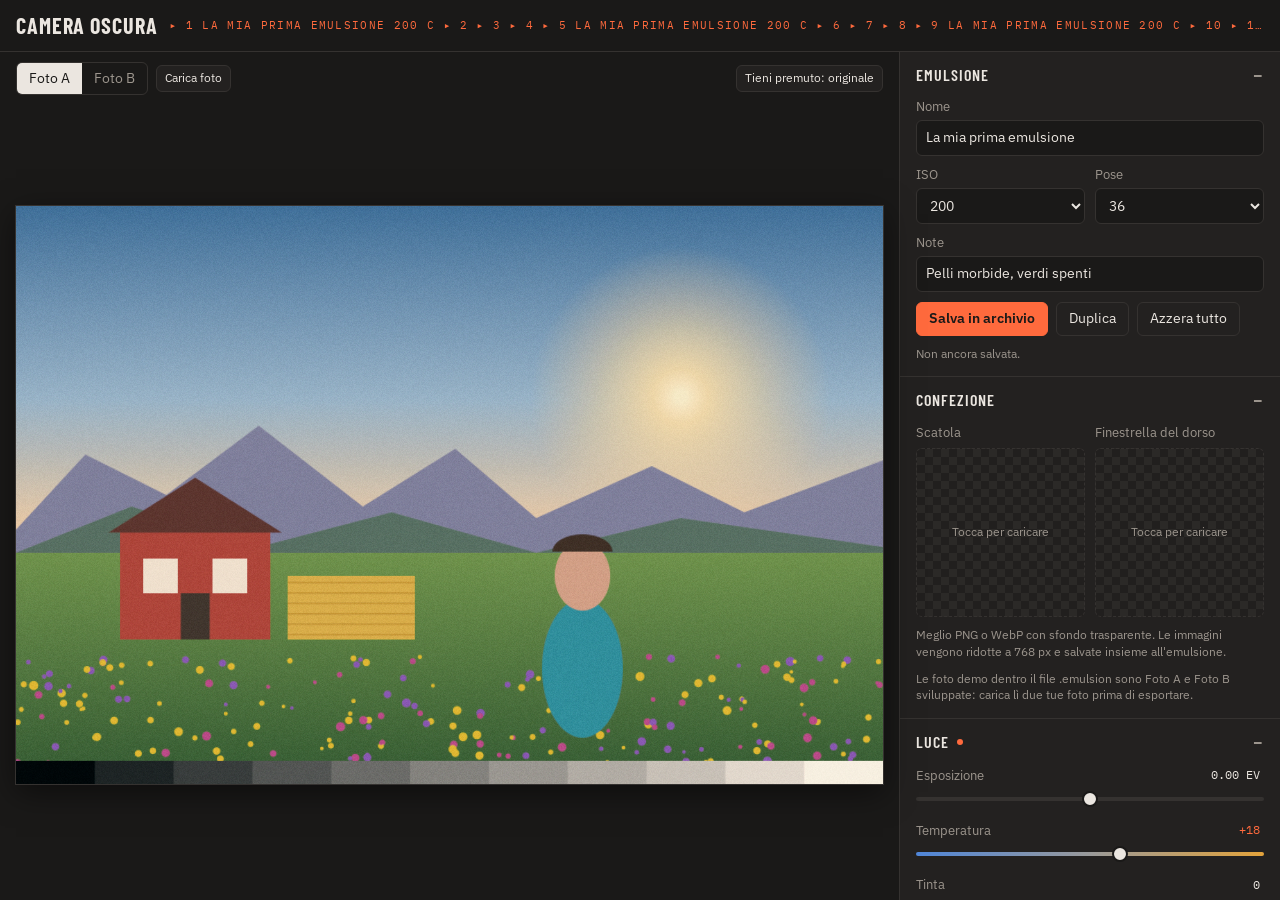
<file: tools/camera-oscura.html>
<!DOCTYPE html>
<html lang="it">
<head>
<meta charset="utf-8">
<meta name="viewport" content="width=device-width, initial-scale=1">
<title>Camera Oscura</title>
<link rel="preconnect" href="https://fonts.googleapis.com">
<link rel="preconnect" href="https://fonts.gstatic.com" crossorigin>
<link href="https://fonts.googleapis.com/css2?family=Barlow+Condensed:wght@500;600;700&family=IBM+Plex+Sans:wght@400;500;600&family=IBM+Plex+Mono:wght@400;500&display=swap" rel="stylesheet">
<style>
:root{
  /* Camera oscura: grigio neutro da editor, accento luce di sicurezza. Single theme by choice (photo editing needs a neutral dark surround). */
  /* Layout: anteprima a sinistra (in alto su telefono), pannello controlli a destra (sotto su telefono). */
  --bg:#1a1918;
  --panel:#232120;
  --line:#353230;
  --ink:#ebe6e0;
  --muted:#9c958d;
  --accent:#ff6a3d;
  --accent-ink:#1a1918;
  --font-display:"Barlow Condensed","Arial Narrow",sans-serif;
  --font-body:"IBM Plex Sans",system-ui,sans-serif;
  --font-mono:"IBM Plex Mono",ui-monospace,monospace;
  color-scheme:dark;
}
*{box-sizing:border-box}
html,body{height:100%;margin:0}
body{background:var(--bg);color:var(--ink);font-family:var(--font-body);font-size:14px;line-height:1.4;display:flex;flex-direction:column}
button,input,select,textarea{font:inherit;color:inherit}
:focus-visible{outline:2px solid var(--accent);outline-offset:2px}

header{display:flex;align-items:center;gap:12px;padding:10px 16px;border-bottom:1px solid var(--line);flex-wrap:wrap}
header h1{font-family:var(--font-display);font-weight:700;font-size:22px;letter-spacing:.04em;text-transform:uppercase;margin:0}
.edge{font-family:var(--font-mono);font-size:11px;color:var(--accent);letter-spacing:.12em;white-space:nowrap;overflow:hidden;text-overflow:ellipsis;flex:1;min-width:120px}

main{flex:1;display:grid;grid-template-columns:minmax(0,1fr) 380px;min-height:0}
.stage{display:flex;flex-direction:column;min-height:0;min-width:0;border-right:1px solid var(--line)}
.stage-bar{display:flex;gap:8px;padding:10px 16px;align-items:center;flex-wrap:wrap}
.seg{display:inline-flex;border:1px solid var(--line);border-radius:6px;overflow:hidden}
.seg button{background:none;border:0;padding:6px 12px;cursor:pointer;color:var(--muted)}
.seg button[aria-pressed="true"]{background:var(--ink);color:var(--bg)}
.btn{background:var(--panel);border:1px solid var(--line);border-radius:6px;padding:6px 12px;cursor:pointer}
.btn:hover{border-color:var(--muted)}
.btn.primary{background:var(--accent);color:var(--accent-ink);border-color:var(--accent);font-weight:600}
.btn.small{padding:4px 8px;font-size:12px}
.btn.danger{color:#ff8a80}
.spacer{flex:1}
.view{flex:1;min-height:0;display:flex;align-items:center;justify-content:center;padding:0 16px 16px;position:relative}
#cv{max-width:100%;max-height:100%;display:block;box-shadow:0 0 0 1px var(--line),0 8px 30px rgba(0,0,0,.5);touch-action:none;background:#000}
.badge{position:absolute;top:8px;left:24px;font-family:var(--font-mono);font-size:11px;background:rgba(0,0,0,.6);padding:3px 8px;border-radius:4px;display:none}
.badge.on{display:block}

.panel{overflow-y:auto;min-height:0;background:var(--panel)}
details{border-bottom:1px solid var(--line)}
summary{list-style:none;cursor:pointer;padding:12px 16px;display:flex;align-items:center;gap:8px;font-family:var(--font-display);font-weight:600;font-size:16px;letter-spacing:.06em;text-transform:uppercase}
summary::-webkit-details-marker{display:none}
summary::after{content:"+";margin-left:auto;color:var(--muted);font-family:var(--font-mono)}
details[open] summary::after{content:"–"}
summary .dot{width:6px;height:6px;border-radius:50%;background:var(--accent);display:none}
summary .dot.on{display:inline-block}
.sec{padding:0 16px 14px;display:grid;gap:10px}

.row{display:grid;grid-template-columns:1fr auto;gap:2px 8px;align-items:center}
.row label{color:var(--muted);font-size:13px}
.row .val{font-family:var(--font-mono);font-size:12px;background:none;border:0;padding:2px 4px;border-radius:4px;cursor:pointer;color:var(--ink);font-variant-numeric:tabular-nums;min-width:54px;text-align:right}
.row .val.changed{color:var(--accent)}
.row .val:hover{background:var(--line)}
.row input[type=range]{grid-column:1/-1}
input[type=range]{-webkit-appearance:none;appearance:none;width:100%;height:22px;background:transparent;margin:0}
input[type=range]::-webkit-slider-runnable-track{height:4px;border-radius:2px;background:var(--track,var(--line))}
input[type=range]::-moz-range-track{height:4px;border-radius:2px;background:var(--track,var(--line))}
input[type=range]::-webkit-slider-thumb{-webkit-appearance:none;width:16px;height:16px;border-radius:50%;background:var(--ink);margin-top:-6px;border:2px solid var(--bg)}
input[type=range]::-moz-range-thumb{width:14px;height:14px;border-radius:50%;background:var(--ink);border:2px solid var(--bg)}
.t-temp{--track:linear-gradient(90deg,#4f86d9,#9a9a9a,#e3a33b)}
.t-tint{--track:linear-gradient(90deg,#4caf50,#9a9a9a,#c94fb3)}
.t-hue{--track:linear-gradient(90deg,#f33,#f93,#ff3,#3f3,#3ff,#33f,#93f,#f3f,#f33)}

.field{display:grid;gap:4px}
.field label{color:var(--muted);font-size:13px}
.field input,.field select,textarea{background:var(--bg);border:1px solid var(--line);border-radius:6px;padding:7px 9px;width:100%}
.grid2{display:grid;grid-template-columns:1fr 1fr;gap:10px}
.chips{display:flex;flex-wrap:wrap;gap:6px}
.chip{display:inline-flex;align-items:center;gap:6px;background:var(--bg);border:1px solid var(--line);border-radius:999px;padding:4px 10px 4px 6px;cursor:pointer;font-size:12px;position:relative}
.chip i{width:14px;height:14px;border-radius:50%;display:block}
.chip[aria-pressed="true"]{border-color:var(--ink);background:#2e2b29}
.chip.mod::after{content:"";position:absolute;top:1px;right:1px;width:6px;height:6px;border-radius:50%;background:var(--accent)}
.toggle{display:flex;align-items:center;gap:8px;cursor:pointer}
.toggle input{accent-color:var(--accent);width:16px;height:16px}
.hint{color:var(--muted);font-size:12px;margin:0}
.lib{display:grid;gap:6px}
.lib-item{display:flex;align-items:center;gap:8px;padding:8px 10px;background:var(--bg);border:1px solid var(--line);border-radius:6px}
.lib-item.cur{border-color:var(--accent)}
.lib-item .nm{flex:1;min-width:0}
.lib-item .nm b{display:block;font-weight:500;overflow:hidden;text-overflow:ellipsis;white-space:nowrap}
.lib-item .nm span{font-family:var(--font-mono);font-size:11px;color:var(--muted)}
.lib-item .tag{font-family:var(--font-mono);font-size:10px;padding:1px 6px;border-radius:3px;border:1px solid var(--line);color:var(--muted)}
.btns{display:flex;flex-wrap:wrap;gap:8px}

.toast{position:fixed;left:50%;bottom:20px;transform:translateX(-50%);background:var(--ink);color:var(--bg);padding:8px 14px;border-radius:6px;font-size:13px;opacity:0;pointer-events:none;transition:opacity .2s;z-index:20;max-width:calc(100% - 32px)}
.toast.on{opacity:1}
.modal{position:fixed;inset:0;background:rgba(0,0,0,.65);display:none;align-items:center;justify-content:center;padding:16px;z-index:10}
.modal.on{display:flex}
.modal-box{background:var(--panel);border:1px solid var(--line);border-radius:10px;padding:16px;width:min(640px,100%);display:grid;gap:10px;max-height:90%;}
.modal-box h2{margin:0;font-family:var(--font-display);text-transform:uppercase;letter-spacing:.05em;font-size:18px}
.modal-box textarea{min-height:220px;font-family:var(--font-mono);font-size:11px;resize:vertical}
.nogl{padding:24px;color:var(--muted)}
.slots{display:grid;grid-template-columns:1fr 1fr;gap:10px}
.slot{display:grid;gap:6px;align-content:start}
.slot .lbl{color:var(--muted);font-size:13px}
.pv{aspect-ratio:1;border:1px dashed var(--line);border-radius:6px;background:repeating-conic-gradient(#2b2927 0 25%,#211f1e 0 50%) 0 0/16px 16px;display:flex;align-items:center;justify-content:center;overflow:hidden;cursor:pointer;color:var(--muted);font-size:12px;text-align:center;padding:8px}
.pv:hover{border-color:var(--muted)}
.pv img{max-width:100%;max-height:100%;object-fit:contain;display:block}
.lib-item .th{width:40px;height:40px;object-fit:contain;flex:none}
.lib-item .th.empty{border:1px dashed var(--line);border-radius:4px}
.btn[disabled]{opacity:.5;cursor:progress}

@media (max-width:820px){
  main{grid-template-columns:1fr;grid-template-rows:auto 1fr;overflow-y:auto;display:block}
  .stage{border-right:0;border-bottom:1px solid var(--line);position:sticky;top:0;z-index:5;background:var(--bg)}
  .view{height:40vh;padding:0 16px 10px}
  .panel{overflow:visible}
  .edge{display:none}
}
@media (prefers-reduced-motion:reduce){.toast{transition:none}}
</style>
</head>
<body>
<header>
  <h1>Camera Oscura</h1>
  <div class="edge" id="edge" aria-hidden="true"></div>
</header>
<main>
  <section class="stage">
    <div class="stage-bar">
      <div class="seg" role="group" aria-label="Foto di prova">
        <button type="button" id="tabA" aria-pressed="true">Foto A</button>
        <button type="button" id="tabB" aria-pressed="false">Foto B</button>
      </div>
      <label class="btn small" for="fileImg">Carica foto</label>
      <input type="file" id="fileImg" accept="image/*" hidden>
      <span class="spacer"></span>
      <button type="button" class="btn small" id="holdOrig">Tieni premuto: originale</button>
    </div>
    <div class="view" id="view">
      <canvas id="cv" width="10" height="10"></canvas>
      <div class="badge" id="badge">ORIGINALE</div>
    </div>
  </section>

  <aside class="panel" id="panel">
    <details open>
      <summary>Emulsione</summary>
      <div class="sec">
        <div class="field"><label for="fName">Nome</label><input id="fName" type="text" maxlength="40"></div>
        <div class="grid2">
          <div class="field"><label for="fIso">ISO</label>
            <select id="fIso"><option>25</option><option>50</option><option>100</option><option>160</option><option>200</option><option>400</option><option>800</option><option>1600</option><option>3200</option></select></div>
          <div class="field"><label for="fExp">Pose</label>
            <select id="fExp"><option value="24">24</option><option value="36">36</option><option value="12">12</option></select></div>
        </div>
        <div class="field"><label for="fNote">Note</label><input id="fNote" type="text" maxlength="120" placeholder="Es. calda, morbida, per ritratti"></div>
        <div class="btns">
          <button type="button" class="btn primary" id="bSave">Salva in archivio</button>
          <button type="button" class="btn" id="bDup">Duplica</button>
          <button type="button" class="btn" id="bReset">Azzera tutto</button>
        </div>
        <p class="hint" id="saveState"></p>
      </div>
    </details>

    <details open>
      <summary>Confezione <span class="dot" data-dot="pack"></span></summary>
      <div class="sec">
        <div class="slots">
          <div class="slot">
            <span class="lbl" id="lblBox">Scatola</span>
            <label class="pv" for="fileBox" id="pvBox" aria-labelledby="lblBox">Tocca per caricare</label>
            <input type="file" id="fileBox" accept="image/*" hidden>
            <button type="button" class="btn small" id="rmBox">Rimuovi</button>
          </div>
          <div class="slot">
            <span class="lbl" id="lblCan">Finestrella del dorso</span>
            <label class="pv" for="fileCan" id="pvCan" aria-labelledby="lblCan">Tocca per caricare</label>
            <input type="file" id="fileCan" accept="image/*" hidden>
            <button type="button" class="btn small" id="rmCan">Rimuovi</button>
          </div>
        </div>
        <p class="hint">Meglio PNG o WebP con sfondo trasparente. Le immagini vengono ridotte a 768 px e salvate insieme all'emulsione.</p>
        <p class="hint">Le foto demo dentro il file .emulsion sono Foto A e Foto B sviluppate: carica lì due tue foto prima di esportare.</p>
      </div>
    </details>

    <details open><summary>Luce <span class="dot" data-dot="light"></span></summary><div class="sec" id="sec-light"></div></details>
    <details open><summary>Tono <span class="dot" data-dot="tone"></span></summary><div class="sec" id="sec-tone"></div></details>
    <details><summary>Colore <span class="dot" data-dot="color"></span></summary><div class="sec" id="sec-color"></div></details>
    <details><summary>Colori selettivi <span class="dot" data-dot="hsl"></span></summary>
      <div class="sec">
        <div class="chips" id="hueChips" role="group" aria-label="Colore da modificare"></div>
        <div id="sec-hsl" style="display:grid;gap:10px"></div>
        <p class="hint">Agisce solo sui pixel di quel colore, sfumando verso i colori vicini.</p>
      </div>
    </details>
    <details><summary>Viraggio <span class="dot" data-dot="split"></span></summary><div class="sec" id="sec-split"></div></details>
    <details><summary>Bianco e nero <span class="dot" data-dot="mono"></span></summary>
      <div class="sec">
        <label class="toggle"><input type="checkbox" id="monoOn"> Emulsione in bianco e nero</label>
        <label class="toggle"><input type="checkbox" id="slideOn"> Pellicola invertibile (diapositiva)</label>
        <p class="hint">Diapositiva: in Rullino brucia le luci se sovraesposta, invece di perdonare come una negativa.</p>
        <div id="sec-mono" style="display:grid;gap:10px"></div>
        <p class="hint">Quanto ogni canale contribuisce al grigio. Più rosso = pelli chiare e cieli scuri, come con un filtro rosso.</p>
      </div>
    </details>
    <details open><summary>Grana e vignetta <span class="dot" data-dot="grain"></span></summary>
      <div class="sec">
        <div id="sec-grain" style="display:grid;gap:10px"></div>
        <p class="hint" id="isoHint"></p>
      </div>
    </details>

    <details open>
      <summary>Archivio emulsioni</summary>
      <div class="sec">
        <p class="hint" id="libState">Caricamento…</p>
        <div class="lib" id="lib"></div>
        <p class="hint">Punti di partenza</p>
        <div class="chips" id="starters"></div>
      </div>
    </details>

    <details open>
      <summary>Esporta</summary>
      <div class="sec">
        <div class="btns">
          <button type="button" class="btn primary" id="bEmul">Emulsione .emulsion</button>
        </div>
        <div class="btns">
          <button type="button" class="btn" id="bJson">Preset JSON</button>
          <button type="button" class="btn" id="bCube">LUT .cube</button>
          <button type="button" class="btn" id="bJpg">Foto sviluppata</button>
          <button type="button" class="btn" id="bShader">Shader GLSL</button>
        </div>
        <div class="btns">
          <label class="btn small" for="fileJson">Importa .emulsion o JSON</label>
          <input type="file" id="fileJson" accept=".emulsion,.zip,.json,application/json,application/zip" hidden>
          <button type="button" class="btn small" id="bPaste">Incolla JSON</button>
        </div>
        <p class="hint">Il file .emulsion è il pacchetto completo per l'app: preset, scatola, finestrella, due foto demo e LUT. Dentro Claude si scarica come .emulsion.zip: togli .zip dal nome.</p>
        <p class="hint">Il preset JSON contiene solo i parametri. La LUT .cube (33³) è solo colore e si apre anche in Photoshop, Resolve o Premiere; dentro Claude si scarica come .cube.txt, togli .txt dal nome.</p>
      </div>
    </details>
  </aside>
</main>

<div class="modal" id="modal" role="dialog" aria-modal="true" aria-labelledby="mTitle">
  <div class="modal-box">
    <h2 id="mTitle">Testo</h2>
    <p class="hint" id="mHint"></p>
    <textarea id="mText" spellcheck="false" aria-labelledby="mTitle"></textarea>
    <div class="btns">
      <button type="button" class="btn primary" id="mMain">Copia</button>
      <button type="button" class="btn" id="mClose">Chiudi</button>
    </div>
  </div>
</div>
<div class="toast" id="toast" role="status"></div>

<script>
"use strict";
/* ---------- Modello pellicola ---------- */
const HUES=[
  {k:"red",n:"Rossi",h:0},{k:"orange",n:"Arancioni",h:30},{k:"yellow",n:"Gialli",h:60},{k:"green",n:"Verdi",h:120},
  {k:"aqua",n:"Ciani",h:180},{k:"blue",n:"Blu",h:240},{k:"purple",n:"Viola",h:270},{k:"magenta",n:"Magenta",h:300}];

function defaultParams(){
  return {
    exposure:0,temperature:0,tint:0,
    gamma:1,contrast:0,highlights:0,shadows:0,fade:0,
    saturation:0,vibrance:0,
    hsl:Object.fromEntries(HUES.map(h=>[h.k,{hue:0,sat:0,lum:0}])),
    split:{shadowHue:210,shadowAmount:0,highlightHue:40,highlightAmount:0,balance:0},
    mono:{enabled:false,red:30,green:59,blue:11},
    grain:{amount:20,size:1.2,roughness:50},
    vignette:0,
    halation:0,
    process:"negative"
  };
}
function uid(){return "f"+Date.now().toString(36)+Math.random().toString(36).slice(2,7)}
function newFilm(name){return {schema:"film-preset/1",id:uid(),name:name||"Nuova emulsione",iso:400,exposures:36,note:"",pack:{box:null,canister:null},params:defaultParams()}}
function deepMerge(base,over){
  if(over===null||typeof over!=="object"||Array.isArray(over))return over===undefined?base:over;
  const out=Array.isArray(base)?[]:{...base};
  for(const k of Object.keys(over)){
    out[k]=(base&&typeof base[k]==="object"&&base[k]!==null)?deepMerge(base[k],over[k]):over[k];
  }
  return out;
}
function normalize(f){
  const n=newFilm();
  const out=deepMerge(n,f||{});
  out.schema="film-preset/1";
  out.params=deepMerge(defaultParams(),(f&&f.params)||{});
  out.pack={box:null,canister:null,...((f&&f.pack)||{})};
  out.iso=Number(out.iso)||400; out.exposures=Number(out.exposures)||36;
  if(!out.id)out.id=uid();
  return out;
}
function starter(name,iso,exp,note,p){const f=newFilm(name);f.iso=iso;f.exposures=exp;f.note=note;f.params=deepMerge(defaultParams(),p);return f}
const STARTERS=[
  starter("Neutra 100",100,36,"Punto zero, grana minima",{grain:{amount:8,size:1,roughness:40}}),
  starter("Calda 200",200,36,"Pelli morbide, verdi spenti",{temperature:18,contrast:-12,fade:8,saturation:-8,highlights:-15,
    hsl:{orange:{hue:-3,sat:-10,lum:10},green:{hue:12,sat:-30,lum:0},blue:{hue:-8,sat:-15,lum:0}},
    split:{shadowHue:190,shadowAmount:12,highlightHue:35,highlightAmount:14,balance:10},grain:{amount:22,size:1.2,roughness:45}}),
  starter("Diapositiva 100",100,36,"Satura e contrastata, ombre fredde",{contrast:30,saturation:18,vibrance:10,exposure:-0.2,
    hsl:{red:{hue:2,sat:10,lum:-5},blue:{hue:6,sat:15,lum:-10},yellow:{hue:-6,sat:5,lum:0}},
    split:{shadowHue:225,shadowAmount:14,highlightHue:50,highlightAmount:4,balance:0},grain:{amount:10,size:1,roughness:35},vignette:15}),
  starter("Notturna 800",800,36,"Tungsteno, ombre ciano",{temperature:-25,tint:5,contrast:10,fade:12,
    hsl:{red:{hue:-6,sat:10,lum:0},aqua:{hue:-8,sat:15,lum:0}},
    split:{shadowHue:185,shadowAmount:20,highlightHue:20,highlightAmount:10,balance:-10},grain:{amount:30,size:1.4,roughness:55}}),
  starter("BN 400",400,36,"Bianco e nero classico",{contrast:18,mono:{enabled:true,red:40,green:50,blue:10},grain:{amount:26,size:1.3,roughness:55}}),
  starter("BN 3200",3200,36,"Granulosa, filtro rosso",{contrast:35,shadows:-10,mono:{enabled:true,red:80,green:30,blue:-10},grain:{amount:30,size:1.8,roughness:70},vignette:25})
];

let film=normalize(STARTERS[1]); film.id=uid(); film.name="La mia prima emulsione";
let dirty=true;

/* ---------- Definizione controlli ---------- */
const fmtN=(d,suf="")=>v=>(v>0&&d!=="nosign"?"+":"")+Number(v).toFixed(typeof d==="number"?d:0)+suf;
const S={
  light:[
    {p:"exposure",l:"Esposizione",min:-3,max:3,step:.05,f:v=>(v>0?"+":"")+(+v).toFixed(2)+" EV"},
    {p:"temperature",l:"Temperatura",min:-100,max:100,step:1,c:"t-temp",f:fmtN(0)},
    {p:"tint",l:"Tinta",min:-100,max:100,step:1,c:"t-tint",f:fmtN(0)}],
  tone:[
    {p:"gamma",l:"Gamma",min:.5,max:2,step:.01,f:v=>(+v).toFixed(2)},
    {p:"contrast",l:"Contrasto",min:-100,max:100,step:1,f:fmtN(0)},
    {p:"highlights",l:"Luci",min:-100,max:100,step:1,f:fmtN(0)},
    {p:"shadows",l:"Ombre",min:-100,max:100,step:1,f:fmtN(0)},
    {p:"fade",l:"Neri sollevati (fade)",min:0,max:100,step:1,f:v=>(+v).toFixed(0)}],
  color:[
    {p:"saturation",l:"Saturazione",min:-100,max:100,step:1,f:fmtN(0)},
    {p:"vibrance",l:"Vividezza",min:-100,max:100,step:1,f:fmtN(0)}],
  split:[
    {p:"split.shadowHue",l:"Ombre · tonalità",min:0,max:360,step:1,c:"t-hue",f:v=>(+v).toFixed(0)+"°"},
    {p:"split.shadowAmount",l:"Ombre · intensità",min:0,max:100,step:1,f:v=>(+v).toFixed(0)},
    {p:"split.highlightHue",l:"Luci · tonalità",min:0,max:360,step:1,c:"t-hue",f:v=>(+v).toFixed(0)+"°"},
    {p:"split.highlightAmount",l:"Luci · intensità",min:0,max:100,step:1,f:v=>(+v).toFixed(0)},
    {p:"split.balance",l:"Bilanciamento",min:-100,max:100,step:1,f:fmtN(0)}],
  mono:[
    {p:"mono.red",l:"Rosso",min:-100,max:200,step:1,f:v=>(+v).toFixed(0)+"%"},
    {p:"mono.green",l:"Verde",min:-100,max:200,step:1,f:v=>(+v).toFixed(0)+"%"},
    {p:"mono.blue",l:"Blu",min:-100,max:200,step:1,f:v=>(+v).toFixed(0)+"%"}],
  grain:[
    {p:"grain.amount",l:"Grana · quantità",min:0,max:100,step:1,f:v=>(+v).toFixed(0)},
    {p:"grain.size",l:"Grana · dimensione",min:.5,max:4,step:.05,f:v=>(+v).toFixed(2)},
    {p:"grain.roughness",l:"Grana · ruvidità",min:0,max:100,step:1,f:v=>(+v).toFixed(0)},
    {p:"vignette",l:"Vignettatura",min:-100,max:100,step:1,f:fmtN(0)},
    {p:"halation",l:"Halation (alone rosso)",min:0,max:100,step:1,f:v=>(+v).toFixed(0)}]
};
let curHue="red";
const hslDefs=()=>[
  {p:`hsl.${curHue}.hue`,l:"Tonalità",min:-30,max:30,step:1,f:v=>(v>0?"+":"")+(+v).toFixed(0)+"°"},
  {p:`hsl.${curHue}.sat`,l:"Saturazione",min:-100,max:100,step:1,f:fmtN(0)},
  {p:`hsl.${curHue}.lum`,l:"Luminosità",min:-100,max:100,step:1,f:fmtN(0)}];

const getP=(path)=>path.split(".").reduce((o,k)=>o[k],film.params);
const setP=(path,v)=>{const ks=path.split(".");let o=film.params;for(let i=0;i<ks.length-1;i++)o=o[ks[i]];o[ks.at(-1)]=v};
const defP=(path)=>path.split(".").reduce((o,k)=>o[k],defaultParams());

const rowEls=new Map();
function buildRows(container,defs){
  container.innerHTML="";
  for(const d of defs){
    const id="r-"+d.p.replace(/\./g,"-");
    const row=document.createElement("div");row.className="row";
    row.innerHTML=`<label for="${id}">${d.l}</label><button type="button" class="val" title="Tocca per azzerare"></button><input type="range" id="${id}" class="${d.c||""}" min="${d.min}" max="${d.max}" step="${d.step}">`;
    const inp=row.querySelector("input"),val=row.querySelector(".val");
    inp.addEventListener("input",()=>{setP(d.p,parseFloat(inp.value));syncRow(d);changed()});
    val.addEventListener("click",()=>{setP(d.p,defP(d.p));syncRow(d);changed()});
    container.appendChild(row);
    rowEls.set(d.p,{d,inp,val});
    syncRow(d);
  }
}
function syncRow(d){
  const r=rowEls.get(d.p);if(!r)return;
  const v=getP(d.p);r.inp.value=v;r.val.textContent=d.f(v);
  r.val.classList.toggle("changed",Math.abs(v-defP(d.p))>1e-9);
}
function syncAll(){
  for(const {d} of rowEls.values())syncRow(d);
  $("#fName").value=film.name;$("#fIso").value=String(film.iso);$("#fExp").value=String(film.exposures);$("#fNote").value=film.note||"";
  $("#monoOn").checked=!!film.params.mono.enabled;
  $("#slideOn").checked=film.params.process==="slide";
  renderChips();updateDots();updateEdge();updateIsoHint();renderPack();
}
const $=s=>document.querySelector(s);

function buildAll(){
  buildRows($("#sec-light"),S.light);buildRows($("#sec-tone"),S.tone);buildRows($("#sec-color"),S.color);
  buildRows($("#sec-split"),S.split);buildRows($("#sec-mono"),S.mono);buildRows($("#sec-grain"),S.grain);
  buildRows($("#sec-hsl"),hslDefs());
}
function renderChips(){
  const box=$("#hueChips");box.innerHTML="";
  for(const h of HUES){
    const b=document.createElement("button");b.type="button";b.className="chip";
    const v=film.params.hsl[h.k];
    if(v.hue||v.sat||v.lum)b.classList.add("mod");
    b.setAttribute("aria-pressed",String(h.k===curHue));
    b.innerHTML=`<i style="background:hsl(${h.h} 85% 55%)"></i>${h.n}`;
    b.addEventListener("click",()=>{curHue=h.k;for(const k of [...rowEls.keys()])if(k.startsWith("hsl."))rowEls.delete(k);buildRows($("#sec-hsl"),hslDefs());renderChips()});
    box.appendChild(b);
  }
}
function isDiff(paths){return paths.some(p=>Math.abs(getP(p)-defP(p))>1e-9)}
function updateDots(){
  const P=film.params;
  const m={light:isDiff(S.light.map(d=>d.p)),tone:isDiff(S.tone.map(d=>d.p)),color:isDiff(S.color.map(d=>d.p)),
    hsl:HUES.some(h=>{const v=P.hsl[h.k];return v.hue||v.sat||v.lum}),split:P.split.shadowAmount>0||P.split.highlightAmount>0,
    mono:P.mono.enabled,grain:isDiff(S.grain.map(d=>d.p)),pack:!!(film.pack.box||film.pack.canister)};
  document.querySelectorAll("[data-dot]").forEach(el=>el.classList.toggle("on",!!m[el.dataset.dot]));
}
function updateEdge(){
  const t=film.params.mono.enabled?"BN":"C";
  const n=(film.name||"").toUpperCase();
  let s="";for(let i=1;i<=film.exposures;i+=1){s+=`▸ ${i}  ${i%4===1?`${n} ${film.iso} ${t}   `:""}`;}
  $("#edge").textContent=s;
}
const isoFactor=()=>Math.sqrt(film.iso/400);
function updateIsoHint(){
  $("#isoHint").textContent=`La grana cresce con l'ISO: a ISO ${film.iso} è ×${isoFactor().toFixed(2)} rispetto a ISO 400. La dimensione è riferita a un lato corto di 1000 px, quindi resta proporzionata a qualunque risoluzione.`;
}
function changed(){dirty=true;updateDots();renderChipsLite();setSaveState();requestRender()}
function renderChipsLite(){const btns=$("#hueChips").children;HUES.forEach((h,i)=>{const v=film.params.hsl[h.k];btns[i]&&btns[i].classList.toggle("mod",!!(v.hue||v.sat||v.lum))})}

/* ---------- WebGL ---------- */
const VS=`#version 300 es
in vec2 aPos; out vec2 vUv;
void main(){ vUv=aPos*0.5+0.5; gl_Position=vec4(aPos,0.,1.); }`;

const FS=`#version 300 es
precision highp float;
precision highp int;
in vec2 vUv; out vec4 outColor;
uniform sampler2D uImg;
uniform int uMode;          // 0 = foto, 1 = LUT 33^3, 2 = originale
uniform vec2 uRes;          // dimensione output in px
uniform float uExposure, uTemp, uTint, uGamma, uContrast, uHighlights, uShadows, uFade, uSat, uVib;
uniform float uHslH[8], uHslS[8], uHslL[8];
uniform vec4 uSplit;        // hue ombre (gradi), intensità ombre, hue luci, intensità luci
uniform float uBalance;
uniform int uMono; uniform vec3 uMix;
uniform vec3 uGrain;        // quantità effettiva (già x ISO), dimensione, ruvidità
uniform float uVignette;
uniform float uSeed;
uniform float uHalation;    // alone rosso attorno alle luci forti (0…1)

const float HC[8] = float[8](0.,30.,60.,120.,180.,240.,270.,300.);
const vec3 LW = vec3(0.2126,0.7152,0.0722);

vec3 toLin(vec3 c){ return mix(c/12.92, pow((c+0.055)/1.055, vec3(2.4)), step(0.04045,c)); }
vec3 toSrgb(vec3 c){ return mix(c*12.92, 1.055*pow(c, vec3(1./2.4))-0.055, step(0.0031308,c)); }

vec3 rgb2hsl(vec3 c){
  float mx=max(c.r,max(c.g,c.b)), mn=min(c.r,min(c.g,c.b));
  float l=(mx+mn)*0.5, d=mx-mn, h=0., s=0.;
  if(d>1e-5){
    s = l>0.5 ? d/(2.-mx-mn) : d/(mx+mn);
    if(mx==c.r) h=(c.g-c.b)/d + (c.g<c.b?6.:0.);
    else if(mx==c.g) h=(c.b-c.r)/d+2.;
    else h=(c.r-c.g)/d+4.;
    h*=60.;
  }
  return vec3(h,s,l);
}
vec3 hue2rgb(float h){ // h in gradi, s=1 l=.5
  vec3 k = mod(vec3(0.,8.,4.) + h/30., 12.);
  return 0.5 - 0.5*clamp(min(k-3., 9.-k), -1., 1.);
}
vec3 hsl2rgb(vec3 hsl){
  vec3 p = hue2rgb(hsl.x);
  float c = (1.-abs(2.*hsl.z-1.))*hsl.y;
  return (p-0.5)*c + hsl.z;
}
float scurve(float x, float k){ return x<0.5 ? 0.5*pow(2.*x,k) : 1.-0.5*pow(2.*(1.-x),k); }

float hash(vec2 p){
  uvec2 q = uvec2(ivec2(floor(p))) * uvec2(1597334673u, 3812015801u);
  uint n = (q.x ^ q.y) * 1597334673u;
  return float(n) * (1.0/4294967295.0);
}
float vnoise(vec2 p){
  vec2 i=floor(p), f=fract(p); vec2 u=f*f*(3.-2.*f);
  float a=hash(i), b=hash(i+vec2(1,0)), c=hash(i+vec2(0,1)), d=hash(i+vec2(1,1));
  return mix(mix(a,b,u.x), mix(c,d,u.x), u.y);
}

void main(){
  vec3 c;
  if(uMode==1){
    vec2 p=floor(gl_FragCoord.xy);
    c = vec3(mod(p.x,33.), p.y, floor(p.x/33.)) / 32.;
  } else {
    c = texture(uImg, vUv).rgb;
  }
  if(uMode==2){ outColor=vec4(c,1.); return; }

  // 1. Bilanciamento del bianco + esposizione (in lineare)
  vec3 lin = toLin(c);
  vec3 wb = vec3(1.+uTemp*0.3, 1.-uTint*0.25, 1.-uTemp*0.3);
  wb /= dot(wb, LW);
  lin *= wb * exp2(uExposure);
  c = clamp(toSrgb(max(lin,0.)), 0., 1.);

  // 2. Tono
  c = pow(c, vec3(1./uGamma));
  float L = dot(c, LW);
  c += uShadows*0.3*(1.-smoothstep(0.,0.55,L)) + uHighlights*0.3*smoothstep(0.45,1.,L);
  c = clamp(c,0.,1.);
  float k = exp(uContrast*0.9);
  c = vec3(scurve(c.r,k), scurve(c.g,k), scurve(c.b,k));
  c = uFade*0.22 + c*(1.-uFade*0.22);

  // 3. Colori selettivi (8 settori, interpolazione lineare tra vicini)
  vec3 hsl = rgb2hsl(c);
  float dh=0., ds=0., dl=0.;
  for(int i=0;i<8;i++){
    float c0=HC[i], c1 = (i==7) ? 360. : HC[(i+1)%8];
    if(hsl.x>=c0 && hsl.x<c1){
      float t=(hsl.x-c0)/(c1-c0); int j=(i+1)%8;
      dh=mix(uHslH[i],uHslH[j],t); ds=mix(uHslS[i],uHslS[j],t); dl=mix(uHslL[i],uHslL[j],t);
    }
  }
  float sw = smoothstep(0.02,0.25,hsl.y);
  hsl.x = mod(hsl.x + dh*sw + 360., 360.);
  hsl.y = clamp(hsl.y*(1.+ds), 0., 1.);
  hsl.z = clamp(hsl.z + dl*0.3*sw*(1.-abs(2.*hsl.z-1.)), 0., 1.);
  c = hsl2rgb(hsl);

  // 4. Saturazione e vividezza
  L = dot(c, LW);
  c = mix(vec3(L), c, 1.+uSat);
  float s = max(c.r,max(c.g,c.b)) - min(c.r,min(c.g,c.b));
  c = mix(vec3(L), c, 1.+uVib*(1.-clamp(s,0.,1.)));
  c = clamp(c,0.,1.);

  // 5. Bianco e nero
  if(uMono==1){
    float sum = uMix.r+uMix.g+uMix.b;
    float m = dot(c, uMix) / (abs(sum)<0.01 ? 0.01 : sum);
    c = vec3(clamp(m,0.,1.));
  }

  // 6. Viraggio (split toning)
  L = dot(c, LW);
  vec3 ts = hue2rgb(uSplit.x); ts -= dot(ts,LW);
  vec3 th = hue2rgb(uSplit.z); th -= dot(th,LW);
  float ws = pow(1.-L,2.) * (1.-uBalance);
  float wh = L*L * (1.+uBalance);
  c += ts*uSplit.y*ws*0.45 + th*uSplit.w*wh*0.45;
  c = clamp(c,0.,1.);

  if(uMode==0){
    // 6b. Halation: la luce forte rimbalza sul retro della pellicola e torna come alone rosso.
    if (uHalation > 0.) {
      vec2 rad = vec2(min(uRes.x, uRes.y) * 0.006) / uRes;
      float glow = 0.;
      for (int i = 0; i < 12; i++) {
        float a = float(i) * 0.5236;
        vec2 o = vec2(cos(a), sin(a)) * rad;
        glow += max(dot(texture(uImg, vUv + o).rgb, LW) - 0.78, 0.)
              + 0.6 * max(dot(texture(uImg, vUv + o * 2.2).rgb, LW) - 0.78, 0.);
      }
      glow /= 12. * 1.6 * 0.22;
      c += vec3(1.0, 0.28, 0.12) * glow * uHalation * 0.6 * (1. - dot(c, LW) * 0.5);
      c = clamp(c, 0., 1.);
    }

    // 7. Vignettatura
    float ar = uRes.x/uRes.y;
    vec2 d = (vUv-0.5)*vec2(ar,1.);
    float r = length(d)/length(vec2(0.5*ar,0.5));
    c *= 1. - uVignette*0.85*smoothstep(0.3,1.05,r);

    // 8. Grana (dimensione relativa a lato corto 1000 px)
    float px = min(uRes.x,uRes.y)/1000.;
    vec2 gp = gl_FragCoord.xy / max(uGrain.y*px, 0.35) + uSeed;
    float n = vnoise(gp) - 0.5;
    n = mix(n, (vnoise(gp*2.7+31.7)-0.5), uGrain.z*0.5) * 2.;
    vec3 g = vec3(n);
    if(uMono==0){
      g += (vec3(vnoise(gp+11.3), vnoise(gp+47.9), vnoise(gp+83.1)) - 0.5) * 0.6;
    }
    L = dot(c, LW);
    float mid = 0.35 + 0.65*(4.*L*(1.-L));
    c += g * uGrain.x * 0.22 * mid;
  }
  outColor = vec4(clamp(c,0.,1.), 1.);
}`;

const cv=$("#cv");
const gl=cv.getContext("webgl2",{preserveDrawingBuffer:true,antialias:false,premultipliedAlpha:false});
let prog,U={},tex=null,bypass=false;
const images={A:null,B:null};let cur="A";

function compile(type,src){const s=gl.createShader(type);gl.shaderSource(s,src);gl.compileShader(s);
  if(!gl.getShaderParameter(s,gl.COMPILE_STATUS))throw new Error(gl.getShaderInfoLog(s));return s}
function initGL(){
  prog=gl.createProgram();gl.attachShader(prog,compile(gl.VERTEX_SHADER,VS));gl.attachShader(prog,compile(gl.FRAGMENT_SHADER,FS));
  gl.linkProgram(prog);if(!gl.getProgramParameter(prog,gl.LINK_STATUS))throw new Error(gl.getProgramInfoLog(prog));
  gl.useProgram(prog);
  const buf=gl.createBuffer();gl.bindBuffer(gl.ARRAY_BUFFER,buf);
  gl.bufferData(gl.ARRAY_BUFFER,new Float32Array([-1,-1,1,-1,-1,1,-1,1,1,-1,1,1]),gl.STATIC_DRAW);
  const loc=gl.getAttribLocation(prog,"aPos");gl.enableVertexAttribArray(loc);gl.vertexAttribPointer(loc,2,gl.FLOAT,false,0,0);
  for(const n of ["uImg","uMode","uRes","uExposure","uTemp","uTint","uGamma","uContrast","uHighlights","uShadows","uFade","uSat","uVib","uHslH","uHslS","uHslL","uSplit","uBalance","uMono","uMix","uGrain","uVignette","uSeed","uHalation"])U[n]=gl.getUniformLocation(prog,n);
  tex=gl.createTexture();
}
function uploadImage(src){
  gl.bindTexture(gl.TEXTURE_2D,tex);
  gl.pixelStorei(gl.UNPACK_FLIP_Y_WEBGL,true);
  gl.texImage2D(gl.TEXTURE_2D,0,gl.RGBA,gl.RGBA,gl.UNSIGNED_BYTE,src);
  gl.generateMipmap(gl.TEXTURE_2D);
  gl.texParameteri(gl.TEXTURE_2D,gl.TEXTURE_MIN_FILTER,gl.LINEAR_MIPMAP_LINEAR);
  gl.texParameteri(gl.TEXTURE_2D,gl.TEXTURE_MAG_FILTER,gl.LINEAR);
  gl.texParameteri(gl.TEXTURE_2D,gl.TEXTURE_WRAP_S,gl.CLAMP_TO_EDGE);
  gl.texParameteri(gl.TEXTURE_2D,gl.TEXTURE_WRAP_T,gl.CLAMP_TO_EDGE);
}
function setUniforms(mode,w,h){
  const P=film.params;
  gl.uniform1i(U.uImg,0);gl.uniform1i(U.uMode,mode);gl.uniform2f(U.uRes,w,h);
  gl.uniform1f(U.uExposure,P.exposure);gl.uniform1f(U.uTemp,P.temperature/100);gl.uniform1f(U.uTint,P.tint/100);
  gl.uniform1f(U.uGamma,P.gamma);gl.uniform1f(U.uContrast,P.contrast/100);gl.uniform1f(U.uHighlights,P.highlights/100);
  gl.uniform1f(U.uShadows,P.shadows/100);gl.uniform1f(U.uFade,P.fade/100);gl.uniform1f(U.uSat,P.saturation/100);gl.uniform1f(U.uVib,P.vibrance/100);
  gl.uniform1fv(U.uHslH,HUES.map(h=>P.hsl[h.k].hue));gl.uniform1fv(U.uHslS,HUES.map(h=>P.hsl[h.k].sat/100));gl.uniform1fv(U.uHslL,HUES.map(h=>P.hsl[h.k].lum/100));
  gl.uniform4f(U.uSplit,P.split.shadowHue,P.split.shadowAmount/100,P.split.highlightHue,P.split.highlightAmount/100);
  gl.uniform1f(U.uBalance,P.split.balance/100);
  gl.uniform1i(U.uMono,P.mono.enabled?1:0);gl.uniform3f(U.uMix,P.mono.red/100,P.mono.green/100,P.mono.blue/100);
  gl.uniform3f(U.uGrain,P.grain.amount/100*isoFactor(),P.grain.size,P.grain.roughness/100);
  gl.uniform1f(U.uVignette,P.vignette/100);gl.uniform1f(U.uHalation,(P.halation||0)/100);gl.uniform1f(U.uSeed,17.0);
}
function draw(mode,w,h){
  if(cv.width!==w)cv.width=w;if(cv.height!==h)cv.height=h;
  gl.viewport(0,0,w,h);gl.useProgram(prog);gl.activeTexture(gl.TEXTURE0);gl.bindTexture(gl.TEXTURE_2D,tex);
  setUniforms(mode,w,h);gl.drawArrays(gl.TRIANGLES,0,6);
}
function previewSize(){
  const img=images[cur];if(!img)return [10,10];
  const view=$("#view");const pad=32;
  const maxW=Math.max(50,view.clientWidth-pad),maxH=Math.max(50,view.clientHeight-16);
  const sc=Math.min(maxW/img.width,maxH/img.height,1);
  const dpr=Math.min(window.devicePixelRatio||1,2);
  const cssW=img.width*sc,cssH=img.height*sc;
  cv.style.width=cssW+"px";cv.style.height=cssH+"px";
  return [Math.max(1,Math.round(Math.min(img.width,cssW*dpr))),Math.max(1,Math.round(Math.min(img.height,cssH*dpr)))];
}
let raf=0;
function requestRender(){if(raf||!gl)return;raf=requestAnimationFrame(()=>{raf=0;const [w,h]=previewSize();draw(bypass?2:0,w,h)})}

/* ---------- Immagini di prova ---------- */
function makeLandscape(){
  const c=document.createElement("canvas");c.width=1500;c.height=1000;const x=c.getContext("2d");
  let g=x.createLinearGradient(0,0,0,560);g.addColorStop(0,"#2f62a8");g.addColorStop(.6,"#93b7df");g.addColorStop(1,"#f2d6ae");
  x.fillStyle=g;x.fillRect(0,0,1500,600);
  g=x.createRadialGradient(1150,330,10,1150,330,260);g.addColorStop(0,"rgba(255,250,225,1)");g.addColorStop(.15,"rgba(255,236,180,.9)");g.addColorStop(1,"rgba(255,220,160,0)");
  x.fillStyle=g;x.fillRect(800,0,700,650);
  x.fillStyle="#7b7aa8";x.beginPath();x.moveTo(0,560);[[120,430],[260,500],[420,380],[600,520],[760,420],[900,540],[1100,450],[1260,530],[1500,440],[1500,600],[0,600]].forEach(p=>x.lineTo(...p));x.fill();
  x.fillStyle="#4c6e5c";x.beginPath();x.moveTo(0,600);[[200,520],[420,590],[650,530],[900,600],[1150,540],[1500,590],[1500,640],[0,640]].forEach(p=>x.lineTo(...p));x.fill();
  g=x.createLinearGradient(0,600,0,1000);g.addColorStop(0,"#6f9a3e");g.addColorStop(1,"#2f5a22");x.fillStyle=g;x.fillRect(0,600,1500,400);
  // casa
  x.fillStyle="#b73a2e";x.fillRect(180,560,260,190);x.fillStyle="#5b2a22";x.beginPath();x.moveTo(160,565);x.lineTo(310,470);x.lineTo(460,565);x.fill();
  x.fillStyle="#f4efe6";x.fillRect(220,610,60,60);x.fillRect(340,610,60,60);x.fillStyle="#3b2a20";x.fillRect(285,670,50,80);
  // muro giallo
  x.fillStyle="#e2b93a";x.fillRect(470,640,220,110);x.fillStyle="#c99b25";for(let i=0;i<6;i++)x.fillRect(470,650+i*18,220,3);
  // fiori
  const rnd=(s=>()=>(s=(s*16807)%2147483647)/2147483647)(7);
  for(let i=0;i<260;i++){const px=rnd()*1500,py=780+rnd()*220;x.fillStyle=rnd()<.5?"#e9c623":(rnd()<.5?"#c43f8e":"#8a4fc2");x.beginPath();x.arc(px,py,3+rnd()*5,0,7);x.fill()}
  // persona
  x.fillStyle="#1f8ea8";x.beginPath();x.ellipse(980,800,70,120,0,0,7);x.fill();
  x.fillStyle="#d8a184";x.beginPath();x.ellipse(980,640,48,60,0,0,7);x.fill();
  x.fillStyle="#3a2418";x.beginPath();x.ellipse(980,598,52,30,0,Math.PI,0);x.fill();
  // scala di grigi
  for(let i=0;i<11;i++){const v=Math.round(i*25.5);x.fillStyle=`rgb(${v},${v},${v})`;x.fillRect(i*1500/11,960,1500/11+1,40)}
  return c;
}
function makeChart(){
  const c=document.createElement("canvas");c.width=1500;c.height=1000;const x=c.getContext("2d");
  x.fillStyle="#7a7a7a";x.fillRect(0,0,1500,1000);
  const M=[[115,82,68],[194,150,130],[98,122,157],[87,108,67],[133,128,177],[103,189,170],[214,126,44],[80,91,166],[193,90,99],[94,60,108],[157,188,64],[224,163,46],[56,61,150],[70,148,73],[175,54,60],[231,199,31],[187,86,149],[8,133,161],[243,243,242],[200,200,200],[160,160,160],[122,122,121],[85,85,85],[52,52,52]];
  const pw=210,ph=150,gx=(1500-6*pw-5*22)/2,gy=40;
  M.forEach((m,i)=>{const cx=i%6,cy=Math.floor(i/6);x.fillStyle=`rgb(${m})`;x.fillRect(gx+cx*(pw+22),gy+cy*(ph+22),pw,ph)});
  // barra tonalità con saturazione verticale
  const by=740,bh=130;
  for(let xx=0;xx<1400;xx++){const g=x.createLinearGradient(0,by,0,by+bh);const h=xx/1400*360;g.addColorStop(0,`hsl(${h} 100% 50%)`);g.addColorStop(1,`hsl(${h} 0% 50%)`);x.fillStyle=g;x.fillRect(50+xx,by,1.5,bh)}
  // scala continua
  const g2=x.createLinearGradient(50,0,1450,0);g2.addColorStop(0,"#000");g2.addColorStop(1,"#fff");x.fillStyle=g2;x.fillRect(50,890,1400,40);
  // toni pelle
  [[255,224,196],[234,192,160],[205,150,115],[160,108,78],[112,72,52],[70,45,33]].forEach((s,i)=>{x.fillStyle=`rgb(${s})`;x.fillRect(50+i*233.3,945,233.3,40)});
  return c;
}

function setImage(slot,source){
  const max=2400;let src=source;
  const sw=source.naturalWidth||source.width,sh=source.naturalHeight||source.height;
  if(!(source instanceof HTMLCanvasElement)||sw>max||sh>max){
    const sc=Math.min(1,max/Math.max(sw,sh));const c=document.createElement("canvas");
    c.width=Math.round(sw*sc);c.height=Math.round(sh*sc);c.getContext("2d").drawImage(source,0,0,c.width,c.height);src=c;
  }
  images[slot]=src;if(slot===cur){uploadImage(src);requestRender()}
}
function selectSlot(s){cur=s;$("#tabA").setAttribute("aria-pressed",String(s==="A"));$("#tabB").setAttribute("aria-pressed",String(s==="B"));if(images[s])uploadImage(images[s]);requestRender()}

/* ---------- Archivio (db dell'artifact, con ripiego locale) ---------- */
let col=null,library=[],useLocal=false;
function localLoad(){try{return JSON.parse(localStorage.getItem("co-films")||"[]")}catch{return []}}
function localSave(){try{localStorage.setItem("co-films",JSON.stringify(library));return true}catch{toast("Spazio del browser pieno: esporta le emulsioni in .emulsion ed eliminane qualcuna");return false}}
function renderLib(){
  const box=$("#lib");box.innerHTML="";
  if(!library.length){box.innerHTML=`<p class="hint">Nessuna emulsione salvata. Regola i cursori e premi «Salva in archivio».</p>`}
  for(const f of library){
    const it=document.createElement("div");it.className="lib-item"+(f.id===film.id?" cur":"");
    it.innerHTML=(f.pack&&f.pack.box?`<img class="th" alt="">`:`<span class="th empty"></span>`)+`<div class="nm"><b></b><span></span></div><span class="tag"></span><button type="button" class="btn small">Apri</button><button type="button" class="btn small danger" aria-label="Elimina">✕</button>`;
    it.querySelector("b").textContent=f.name;
    if(f.pack&&f.pack.box)it.querySelector("img.th").src=f.pack.box;
    it.querySelector(".nm span").textContent=`ISO ${f.iso} · ${f.exposures} pose${f.note?" · "+f.note:""}`;
    it.querySelector(".tag").textContent=f.params&&f.params.mono&&f.params.mono.enabled?"BN":"COLORE";
    const [open,del]=it.querySelectorAll("button");
    open.addEventListener("click",()=>loadFilm(f,false));
    del.addEventListener("click",()=>askDelete(f,del));
    box.appendChild(it);
  }
}
function askDelete(f,btn){
  if(btn.dataset.armed){removeFilm(f);return}
  btn.dataset.armed="1";btn.textContent="Elimina?";
  setTimeout(()=>{if(btn.isConnected){delete btn.dataset.armed;btn.textContent="✕"}},3000);
}
async function removeFilm(f){
  if(useLocal||!col){library=library.filter(x=>x.id!==f.id);localSave();renderLib();toast("Emulsione eliminata");return}
  try{await col.doc(f.id).delete();toast("Emulsione eliminata")}catch(e){toast("Non sono riuscito a eliminarla: "+(e&&e.message||"errore"))}
}
function loadFilm(f,asCopy){
  film=normalize(JSON.parse(JSON.stringify(f)));
  if(asCopy){film.id=uid()}
  dirty=!!asCopy;syncAll();renderLib();setSaveState();requestRender();
  toast(asCopy?`Partito da «${f.name}»`:`Aperta «${f.name}»`);
}
function setSaveState(){
  const inLib=library.some(f=>f.id===film.id);
  $("#saveState").textContent=!inLib?"Non ancora salvata.":dirty?"Modifiche non salvate.":"Salvata.";
}
async function saveFilm(){
  film.name=($("#fName").value||"").trim()||"Senza nome";
  film.updatedAt=new Date().toISOString();
  await fitPack();
  const data=JSON.parse(JSON.stringify(film));
  if(useLocal||!col){
    const i=library.findIndex(x=>x.id===film.id);if(i>=0)library[i]=data;else library.unshift(data);
    if(localSave()){dirty=false;toast("Salvata in questo browser")}renderLib();setSaveState();return;
  }
  try{await col.doc(film.id).set(data);dirty=false;setSaveState();toast("Salvata in archivio")}
  catch(e){
    if(e&&e.code==="quota_exceeded"){toast("Archivio pieno: elimina qualche emulsione");return}
    useLocal=true;library=localLoad();saveFilm();
    $("#libState").textContent="Archivio online non disponibile: salvo su questo dispositivo.";
  }
}
async function initDb(){
  let db=null;
  try{db=window.claude&&window.claude.use?await window.claude.use("db"):null}catch{db=null}
  if(!db){useLocal=true;library=localLoad();$("#libState").textContent="Archivio salvato in questo browser: esporta in .emulsion le emulsioni che vuoi conservare.";renderLib();setSaveState();return}
  col=db.collection("films");
  const timer=setTimeout(()=>{$("#libState").textContent="L'archivio non risponde ancora: potrebbe essere non aggiornato."},10000);
  col.onSnapshot(snap=>{
    if(!snap.metadata.fromCache){clearTimeout(timer)}
    library=snap.docs.map(d=>d.data()).filter(Boolean).sort((a,b)=>String(b.updatedAt||"").localeCompare(String(a.updatedAt||"")));
    $("#libState").textContent=`${library.length} ${library.length===1?"emulsione":"emulsioni"} in archivio, disponibili su tutti i tuoi dispositivi.`;
    renderLib();setSaveState();
  },err=>{
    clearTimeout(timer);useLocal=true;library=localLoad();
    $("#libState").textContent="Archivio online non disponibile: salvo su questo dispositivo.";renderLib();setSaveState();
  });
}

/* ---------- Esportazione ---------- */
function slug(s){return (s||"pellicola").toLowerCase().normalize("NFD").replace(/[̀-ͯ]/g,"").replace(/[^a-z0-9]+/g,"-").replace(/^-|-$/g,"")||"pellicola"}
function presetJSON(){
  const out=JSON.parse(JSON.stringify(film));out.name=($("#fName").value||"").trim()||out.name;delete out.pack;
  out.units={exposure:"EV",hue:"gradi",grainSize:"relativa a lato corto 1000 px",grainIsoScaling:"amount × sqrt(iso/400)",others:"−100…100 salvo gamma (0.5…2) e mono (−100…200 %)"};
  return JSON.stringify(out,null,2);
}
function buildCube(){
  const N=33,W=N*N;draw(1,W,N);
  const px=new Uint8Array(W*N*4);gl.readPixels(0,0,W,N,gl.RGBA,gl.UNSIGNED_BYTE,px);
  const lines=[`TITLE "${(film.name||"Pellicola").replace(/"/g,"'")}"`,`# Camera Oscura · ISO ${film.iso} · solo colore, senza grana e vignetta`,`LUT_3D_SIZE ${N}`,"DOMAIN_MIN 0.0 0.0 0.0","DOMAIN_MAX 1.0 1.0 1.0"];
  for(let b=0;b<N;b++)for(let g=0;g<N;g++)for(let r=0;r<N;r++){
    const i=(g*W+b*N+r)*4;lines.push(`${(px[i]/255).toFixed(6)} ${(px[i+1]/255).toFixed(6)} ${(px[i+2]/255).toFixed(6)}`);
  }
  requestRender();
  return lines.join("\n")+"\n";
}
function renderFull(){
  const img=images[cur];draw(0,img.width,img.height);
  return new Promise(res=>cv.toBlob(b=>{requestRender();res(b)},"image/jpeg",0.92));
}
function inClaude(){return !!(window.claude&&window.claude.use)}
let downloads=null;
async function getDownloads(){
  if(downloads!==null)return downloads;
  try{downloads=window.claude&&window.claude.use?await window.claude.use("downloads"):null}catch{downloads=null}
  return downloads;
}
async function offerFile(filename,data,textForCopy,title){
  const d=await getDownloads();
  if(d){
    try{await d.save({filename,data});toast("File pronto");return}
    catch(e){
      if(e&&e.code==="declined")return;
      if(e&&e.code==="rate_limited"){toast("C'è già una richiesta aperta, riprova tra poco");return}
    }
  }
  // Fuori da Claude (file aperto in locale o sito su Vercel) il download normale funziona,
  // e si può usare l'estensione vera.
  if(!inClaude()){
    const real=filename.replace(/\.emulsion\.zip$/,".emulsion").replace(/\.cube\.txt$/,".cube");
    const blob=data instanceof Blob?data:new Blob([data]);
    const a=document.createElement("a");a.href=URL.createObjectURL(blob);a.download=real;
    document.body.appendChild(a);a.click();a.remove();setTimeout(()=>URL.revokeObjectURL(a.href),4000);
    toast("File scaricato");return;
  }
  if(textForCopy!=null)openModal(title,"Il download non è disponibile qui: copia il testo e incollalo in un file.",textForCopy,"copy");
  else toast("Il download non è disponibile in questa vista");
}


/* ---------- Confezione (scatola e finestrella) ---------- */
async function loadAnyImage(blob){
  try{return await createImageBitmap(blob,{imageOrientation:"from-image"})}
  catch{return await new Promise((ok,ko)=>{const im=new Image();im.onload=()=>ok(im);im.onerror=ko;im.src=URL.createObjectURL(blob)})}
}
function encodeImage(src,maxSide,q){
  const sw=src.naturalWidth||src.width,sh=src.naturalHeight||src.height;
  const sc=Math.min(1,maxSide/Math.max(sw,sh));const c=document.createElement("canvas");
  c.width=Math.max(1,Math.round(sw*sc));c.height=Math.max(1,Math.round(sh*sc));
  c.getContext("2d").drawImage(src,0,0,c.width,c.height);
  let url=c.toDataURL("image/webp",q);
  if(!url.startsWith("data:image/webp"))url=c.toDataURL("image/png");
  return url;
}
function renderPack(){
  for(const [k,sel] of [["box","#pvBox"],["canister","#pvCan"]]){
    const el=$(sel);const v=film.pack[k];
    el.innerHTML=v?`<img alt="">`:"Tocca per caricare";
    if(v)el.querySelector("img").src=v;
  }
  $("#rmBox").hidden=!film.pack.box;$("#rmCan").hidden=!film.pack.canister;
}
function bindPackSlot(key,inputSel,rmSel){
  $(inputSel).addEventListener("change",async e=>{
    const f=e.target.files[0];e.target.value="";if(!f)return;
    try{const im=await loadAnyImage(f);film.pack[key]=encodeImage(im,768,0.85);renderPack();changed()}
    catch{toast("Non riesco ad aprire questa immagine: prova un PNG o WebP")}
  });
  $(rmSel).addEventListener("click",()=>{film.pack[key]=null;renderPack();changed()});
}
// Il documento in archivio ha un limite di 256 KB: se le immagini sono troppo pesanti le ricomprimo.
async function fitPack(){
  const limit=230000;
  for(const [side,q] of [[768,.7],[640,.6],[512,.5],[384,.45]]){
    if(JSON.stringify(film).length<=limit)return;
    for(const k of ["box","canister"]){
      if(!film.pack[k])continue;
      const im=await new Promise((ok,ko)=>{const x=new Image();x.onload=()=>ok(x);x.onerror=ko;x.src=film.pack[k]});
      film.pack[k]=encodeImage(im,side,q);
    }
  }
  renderPack();
}

/* ---------- ZIP minimale (store in scrittura, store/deflate in lettura) ---------- */
const CRC=(()=>{const t=new Uint32Array(256);for(let n=0;n<256;n++){let c=n;for(let k=0;k<8;k++)c=c&1?0xEDB88320^(c>>>1):c>>>1;t[n]=c>>>0}return t})();
function crc32(b){let c=0xFFFFFFFF;for(let i=0;i<b.length;i++)c=CRC[(c^b[i])&255]^(c>>>8);return (c^0xFFFFFFFF)>>>0}
function zipStore(entries){
  const enc=new TextEncoder();const parts=[];const central=[];let off=0;
  const d=new Date();const time=(d.getHours()<<11)|(d.getMinutes()<<5)|(d.getSeconds()>>1);
  const date=((d.getFullYear()-1980)<<9)|((d.getMonth()+1)<<5)|d.getDate();
  for(const e of entries){
    const name=enc.encode(e.name),data=e.data,crc=crc32(data);
    const h=new DataView(new ArrayBuffer(30));
    h.setUint32(0,0x04034b50,true);h.setUint16(4,20,true);h.setUint16(6,0x0800,true);h.setUint16(8,0,true);
    h.setUint16(10,time,true);h.setUint16(12,date,true);h.setUint32(14,crc,true);
    h.setUint32(18,data.length,true);h.setUint32(22,data.length,true);h.setUint16(26,name.length,true);h.setUint16(28,0,true);
    parts.push(new Uint8Array(h.buffer),name,data);
    const c=new DataView(new ArrayBuffer(46));
    c.setUint32(0,0x02014b50,true);c.setUint16(4,20,true);c.setUint16(6,20,true);c.setUint16(8,0x0800,true);c.setUint16(10,0,true);
    c.setUint16(12,time,true);c.setUint16(14,date,true);c.setUint32(16,crc,true);c.setUint32(20,data.length,true);c.setUint32(24,data.length,true);
    c.setUint16(28,name.length,true);c.setUint32(42,off,true);
    central.push(new Uint8Array(c.buffer),name);
    off+=30+name.length+data.length;
  }
  const cdSize=central.reduce((a,b)=>a+b.length,0);
  const end=new DataView(new ArrayBuffer(22));
  end.setUint32(0,0x06054b50,true);end.setUint16(8,entries.length,true);end.setUint16(10,entries.length,true);
  end.setUint32(12,cdSize,true);end.setUint32(16,off,true);
  return new Blob([...parts,...central,new Uint8Array(end.buffer)],{type:"application/zip"});
}
async function unzip(bytes){
  const v=new DataView(bytes.buffer,bytes.byteOffset,bytes.byteLength);let e=-1;
  for(let i=bytes.length-22;i>=Math.max(0,bytes.length-65557);i--){if(v.getUint32(i,true)===0x06054b50){e=i;break}}
  if(e<0)throw new Error("Non è un archivio valido");
  const count=v.getUint16(e+10,true);let p=v.getUint32(e+16,true);const out=new Map();const dec=new TextDecoder();
  for(let n=0;n<count;n++){
    if(v.getUint32(p,true)!==0x02014b50)throw new Error("Indice dell'archivio rovinato");
    const method=v.getUint16(p+10,true),csize=v.getUint32(p+20,true),nlen=v.getUint16(p+28,true),xlen=v.getUint16(p+30,true),clen=v.getUint16(p+32,true),loc=v.getUint32(p+42,true);
    const name=dec.decode(bytes.subarray(p+46,p+46+nlen));
    const start=loc+30+v.getUint16(loc+26,true)+v.getUint16(loc+28,true);
    let data=bytes.subarray(start,start+csize);
    if(method===8){
      if(!("DecompressionStream" in window))throw new Error("Questo browser non sa leggere archivi compressi");
      data=new Uint8Array(await new Response(new Blob([data]).stream().pipeThrough(new DecompressionStream("deflate-raw"))).arrayBuffer());
    } else if(method!==0) throw new Error("Compressione non supportata");
    out.set(name,data);p+=46+nlen+xlen+clen;
  }
  return out;
}
async function sha256(b){
  try{const h=await crypto.subtle.digest("SHA-256",b);return [...new Uint8Array(h)].map(x=>x.toString(16).padStart(2,"0")).join("")}catch{return null}
}
function dataUrlToBytes(u){const [head,b64]=u.split(",");const bin=atob(b64);const a=new Uint8Array(bin.length);for(let i=0;i<bin.length;i++)a[i]=bin.charCodeAt(i);return {bytes:a,ext:head.includes("webp")?"webp":head.includes("png")?"png":"jpg"}}
function bytesToDataUrl(bytes,name){
  const mime=name.endsWith(".webp")?"image/webp":name.endsWith(".png")?"image/png":"image/jpeg";
  let s="";for(let i=0;i<bytes.length;i+=0x8000)s+=String.fromCharCode.apply(null,bytes.subarray(i,i+0x8000));
  return `data:${mime};base64,${btoa(s)}`;
}
function renderSlot(slot){
  const img=images[slot];uploadImage(img);draw(0,img.width,img.height);
  return new Promise(res=>cv.toBlob(b=>{if(images[cur])uploadImage(images[cur]);requestRender();res(b)},"image/jpeg",0.9));
}

/* ---------- Formato .emulsion ---------- */
async function exportEmulsion(){
  const btn=$("#bEmul");btn.disabled=true;const label=btn.textContent;btn.textContent="Preparo il file…";
  try{
    film.name=($("#fName").value||"").trim()||"Senza nome";
    const enc=new TextEncoder();const files=[];
    files.push({name:"mimetype",data:enc.encode("application/x-emulsion")});
    files.push({name:"preset.json",data:enc.encode(presetJSON())});
    const manifestFiles={preset:"preset.json",box:null,canister:null,demos:[],lut:"lut.cube"};
    for(const k of ["box","canister"]){
      if(!film.pack[k])continue;
      const {bytes,ext}=dataUrlToBytes(film.pack[k]);const n=`${k}.${ext}`;
      files.push({name:n,data:bytes});manifestFiles[k]=n;
    }
    let i=1;
    for(const slot of ["A","B"]){
      if(!images[slot])continue;
      const b=await renderSlot(slot);if(!b)continue;
      const n=`demo/${i++}.jpg`;files.push({name:n,data:new Uint8Array(await b.arrayBuffer())});manifestFiles.demos.push(n);
    }
    files.push({name:"lut.cube",data:enc.encode(buildCube())});
    const hashes={};for(const f of files)if(f.name!=="mimetype")hashes[f.name]=await sha256(f.data);
    const manifest={
      format:"emulsion",formatVersion:1,
      id:film.id,name:film.name,iso:film.iso,exposures:film.exposures,
      type:film.params.mono.enabled?"bw":"color",note:film.note||"",
      createdWith:"Camera Oscura",exportedAt:new Date().toISOString(),
      files:manifestFiles,sha256:hashes
    };
    files.splice(1,0,{name:"manifest.json",data:enc.encode(JSON.stringify(manifest,null,2))});
    const blob=zipStore(files);
    await offerFile(slug(film.name)+".emulsion.zip",blob,null,"");
  }catch(err){toast("Esportazione non riuscita: "+(err&&err.message||"errore"))}
  finally{btn.disabled=false;btn.textContent=label}
}
async function importEmulsion(bytes){
  try{
    const z=await unzip(bytes);
    const dec=new TextDecoder();
    const man=z.has("manifest.json")?JSON.parse(dec.decode(z.get("manifest.json"))):null;
    if(man&&man.format!=="emulsion")throw new Error("Il file non è un'emulsione");
    if(man&&man.formatVersion>1)toast("File creato con una versione più nuova: provo comunque");
    const presetName=(man&&man.files&&man.files.preset)||"preset.json";
    if(!z.has(presetName))throw new Error("Manca il preset");
    const f=normalize(JSON.parse(dec.decode(z.get(presetName))));
    f.id=uid();
    const mf=(man&&man.files)||{};
    for(const k of ["box","canister"]){const n=mf[k];f.pack[k]=n&&z.has(n)?bytesToDataUrl(z.get(n),n):null}
    film=f;dirty=true;syncAll();renderLib();setSaveState();
    requestRender();
    toast(`Importata «${f.name}»`);
  }catch(err){toast("Non riesco a leggere il file: "+(err&&err.message||"formato sconosciuto"))}
}

/* ---------- Modale, toast ---------- */
let modalMode="copy";
function openModal(title,hint,text,mode){
  modalMode=mode;$("#mTitle").textContent=title;$("#mHint").textContent=hint;$("#mText").value=text;$("#mText").readOnly=mode==="copy";
  $("#mMain").textContent=mode==="copy"?"Copia":"Carica emulsione";$("#modal").classList.add("on");$("#mText").focus();
}
function closeModal(){$("#modal").classList.remove("on")}
let tt=0;function toast(m){const t=$("#toast");t.textContent=m;t.classList.add("on");clearTimeout(tt);tt=setTimeout(()=>t.classList.remove("on"),2200)}
function importText(txt){
  try{const f=normalize(JSON.parse(txt));f.id=uid();film=f;dirty=true;syncAll();renderLib();setSaveState();requestRender();toast(`Importata «${f.name}»`);return true}
  catch{toast("JSON non valido: controlla di aver incollato tutto il preset");return false}
}

/* ---------- Eventi ---------- */
function wire(){
  $("#tabA").onclick=()=>selectSlot("A");$("#tabB").onclick=()=>selectSlot("B");
  $("#fileImg").addEventListener("change",async e=>{
    const f=e.target.files[0];if(!f)return;
    try{
      let src;
      try{src=await createImageBitmap(f,{imageOrientation:"from-image"})}
      catch{src=await new Promise((ok,ko)=>{const im=new Image();im.onload=()=>ok(im);im.onerror=ko;im.src=URL.createObjectURL(f)})}
      setImage(cur,src);toast(`Foto ${cur} sostituita`)
    }catch{toast("Non riesco ad aprire questa foto: prova un JPG o PNG")}
    e.target.value="";
  });
  const hold=$("#holdOrig");
  const on=e=>{e.preventDefault();bypass=true;$("#badge").classList.add("on");requestRender()};
  const off=()=>{if(!bypass)return;bypass=false;$("#badge").classList.remove("on");requestRender()};
  hold.addEventListener("pointerdown",on);["pointerup","pointerleave","pointercancel"].forEach(ev=>hold.addEventListener(ev,off));
  cv.addEventListener("pointerdown",on);["pointerup","pointerleave","pointercancel"].forEach(ev=>cv.addEventListener(ev,off));
  hold.addEventListener("keydown",e=>{if(e.key===" "||e.key==="Enter")on(e)});hold.addEventListener("keyup",off);

  $("#fName").addEventListener("input",e=>{film.name=e.target.value;dirty=true;setSaveState();updateEdge()});
  $("#fNote").addEventListener("input",e=>{film.note=e.target.value;dirty=true;setSaveState()});
  $("#fIso").addEventListener("change",e=>{film.iso=Number(e.target.value);updateIsoHint();updateEdge();changed()});
  $("#fExp").addEventListener("change",e=>{film.exposures=Number(e.target.value);updateEdge();dirty=true;setSaveState()});
  $("#monoOn").addEventListener("change",e=>{film.params.mono.enabled=e.target.checked;updateEdge();changed()});
  $("#slideOn").addEventListener("change",e=>{film.params.process=e.target.checked?"slide":"negative";changed()});
  $("#bSave").onclick=saveFilm;
  $("#bDup").onclick=()=>{const f=JSON.parse(JSON.stringify(film));f.name=(film.name||"Pellicola")+" (copia)";loadFilm(f,true)};
  $("#bReset").onclick=()=>{film.params=defaultParams();syncAll();changed();toast("Parametri azzerati")};

  $("#bJson").onclick=()=>{const t=presetJSON();offerFile(slug(film.name)+".json",t,t,"Preset JSON")};
  $("#bCube").onclick=()=>{const t=buildCube();offerFile(slug(film.name)+".cube.txt",t,t,"LUT .cube")};
  $("#bJpg").onclick=async()=>{if(!images[cur])return;const b=await renderFull();if(b)offerFile(`${slug(film.name)}-${cur}.jpg`,b,null,"")};
  $("#bShader").onclick=()=>openModal("Shader GLSL","È lo stesso codice che sviluppa le foto qui: l'app lo userà con i valori del preset (conversioni in setUniforms).",FS,"copy");
  $("#bPaste").onclick=()=>openModal("Incolla JSON","Incolla qui un preset esportato da Camera Oscura.","","paste");
  $("#fileJson").addEventListener("change",async e=>{
    const f=e.target.files[0];e.target.value="";if(!f)return;
    const bytes=new Uint8Array(await f.arrayBuffer());
    if(bytes[0]===0x50&&bytes[1]===0x4b)importEmulsion(bytes);else importText(new TextDecoder().decode(bytes));
  });
  $("#bEmul").onclick=exportEmulsion;
  bindPackSlot("box","#fileBox","#rmBox");bindPackSlot("canister","#fileCan","#rmCan");
  $("#mClose").onclick=closeModal;
  $("#modal").addEventListener("click",e=>{if(e.target.id==="modal")closeModal()});
  document.addEventListener("keydown",e=>{if(e.key==="Escape")closeModal()});
  $("#mMain").onclick=async()=>{
    if(modalMode==="copy"){try{await navigator.clipboard.writeText($("#mText").value);toast("Copiato")}catch{$("#mText").select();toast("Seleziona e copia a mano")}}
    else if(importText($("#mText").value))closeModal();
  };
  const st=$("#starters");
  for(const s of STARTERS){const b=document.createElement("button");b.type="button";b.className="chip";b.textContent=`${s.name}`;b.title=s.note;b.onclick=()=>loadFilm(s,true);st.appendChild(b)}
  window.addEventListener("resize",requestRender);
  if(window.ResizeObserver)new ResizeObserver(requestRender).observe($("#view"));
}

/* ---------- Avvio ---------- */
buildAll();syncAll();wire();setSaveState();
if(!gl){$("#view").innerHTML=`<p class="nogl">Questo browser non supporta WebGL2, che serve per sviluppare le foto in tempo reale. Prova con Chrome, Edge o Safari aggiornati.</p>`}
else{
  try{initGL();images.A=makeLandscape();images.B=makeChart();uploadImage(images.A);requestRender()}
  catch(err){$("#view").innerHTML=`<p class="nogl">Errore nello shader: ${String(err.message||err).replace(/</g,"&lt;")}</p>`}
}
initDb();
</script>
</body>
</html>
</file>
